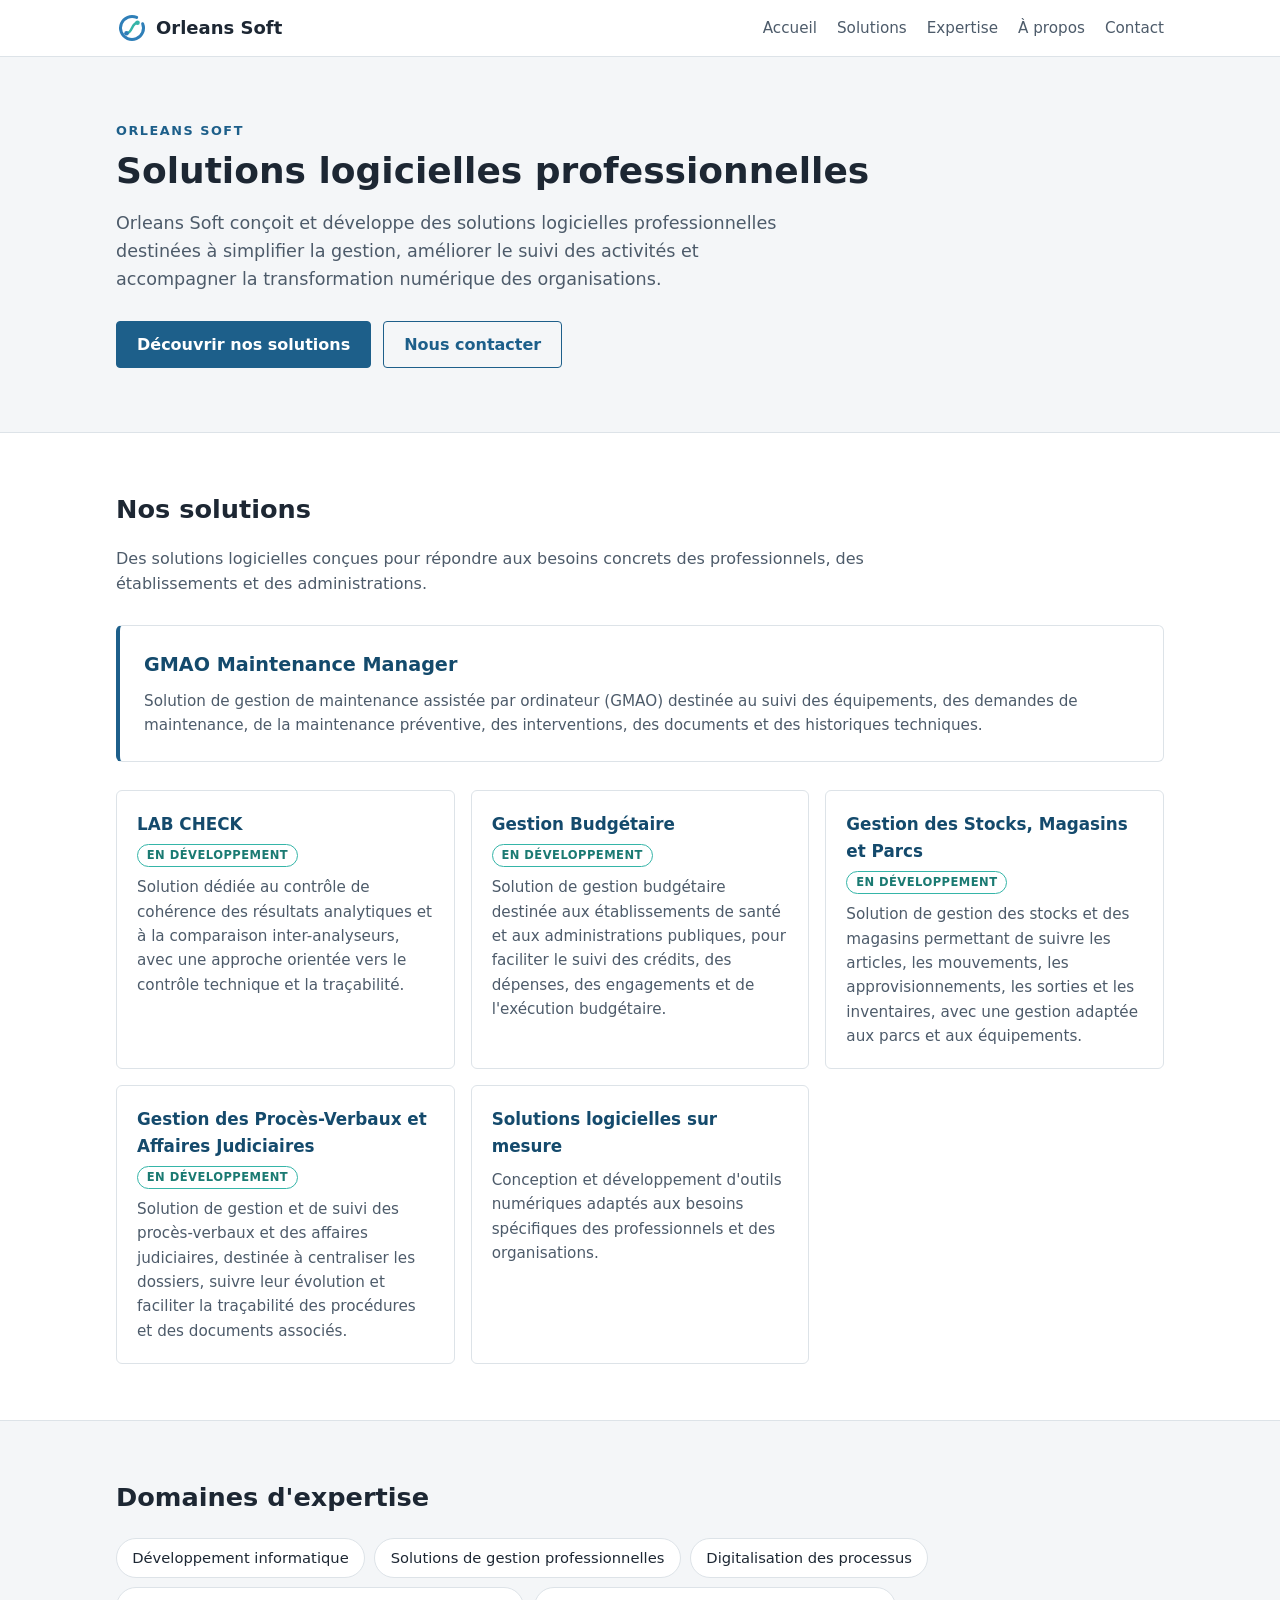
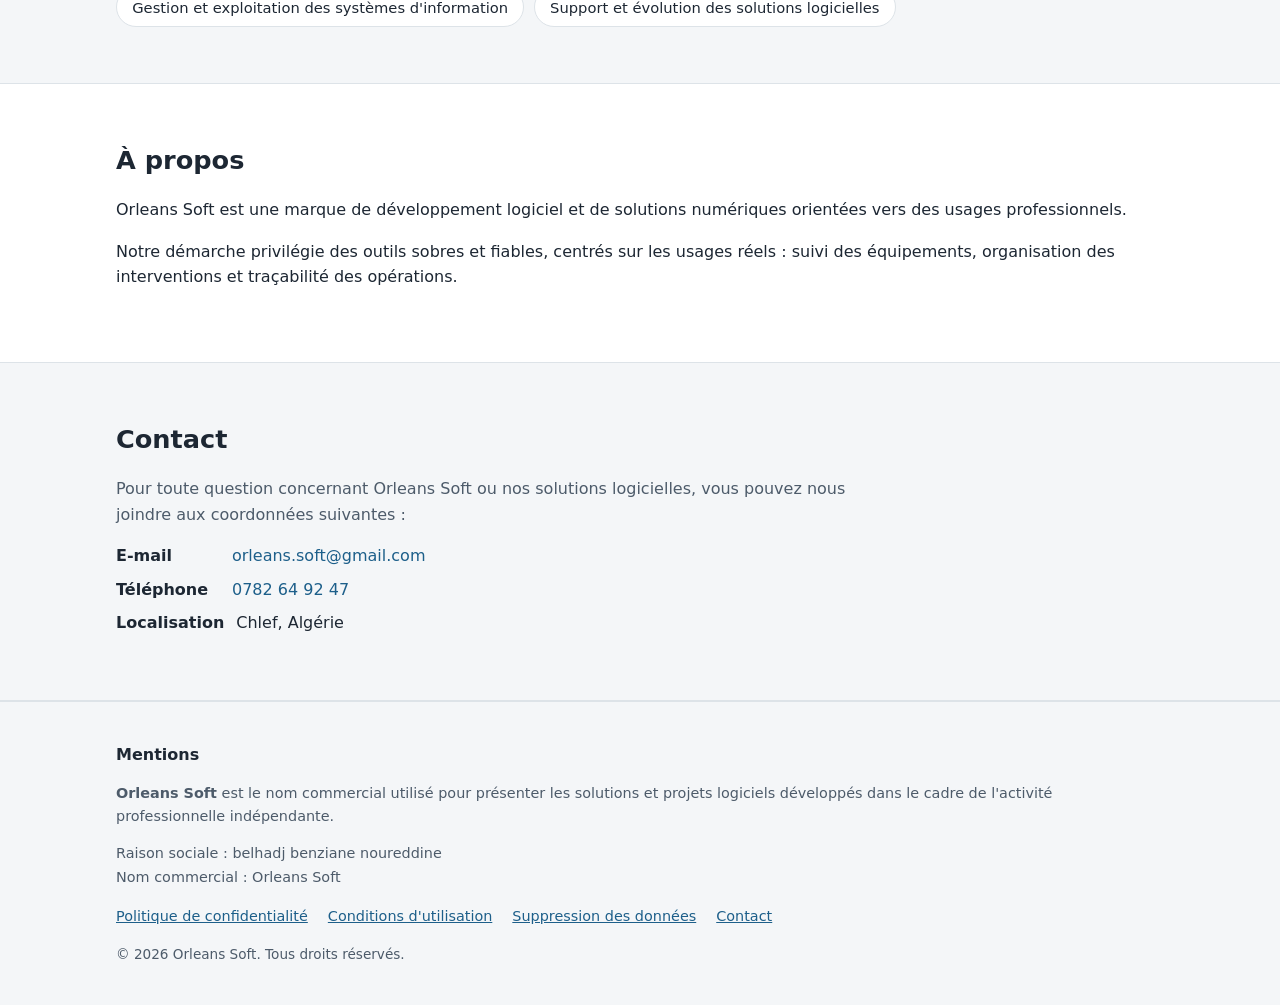
<file: index.html>
<!DOCTYPE html>
<html lang="fr">
<head>
  <meta charset="utf-8">
  <meta name="viewport" content="width=device-width, initial-scale=1">
  <title>Orleans Soft — Solutions logicielles professionnelles</title>
  <meta name="description" content="Orleans Soft conçoit et développe des solutions logicielles professionnelles, dont GMAO Maintenance Manager et des solutions numériques sur mesure.">
  <meta property="og:type" content="website">
  <meta property="og:site_name" content="Orleans Soft">
  <meta property="og:title" content="Orleans Soft — Solutions logicielles professionnelles">
  <meta property="og:description" content="Orleans Soft conçoit et développe des solutions logicielles professionnelles, dont GMAO Maintenance Manager et des solutions numériques sur mesure.">
  <meta property="og:url" content="https://orleanssoft.com/">
  <meta property="og:locale" content="fr_FR">
  <meta name="facebook-domain-verification" content="tgflni5hxrljxaffcsjausvdjkhbu1" />
  <link rel="icon" type="image/svg+xml" href="assets/favicon.svg">
  <link rel="stylesheet" href="styles.css">
</head>
<body>
  <a class="skip-link" href="#contenu">Aller au contenu</a>

  <header class="site-header">
    <div class="container header-inner">
      <a class="brand" href="index.html" aria-label="Orleans Soft — Accueil">
        <img class="brand-mark" src="assets/logo-mark.svg" alt="" width="32" height="32">
        <span class="brand-name">Orleans&nbsp;Soft</span>
      </a>
      <nav aria-label="Navigation principale">
        <ul class="nav-list">
          <li><a href="#accueil">Accueil</a></li>
          <li><a href="#solutions">Solutions</a></li>
          <li><a href="#expertise">Expertise</a></li>
          <li><a href="#apropos">À propos</a></li>
          <li><a href="#contact">Contact</a></li>
        </ul>
      </nav>
    </div>
  </header>

  <main id="contenu">

    <section id="accueil" class="hero">
      <div class="container">
        <p class="hero-kicker">Orleans Soft</p>
        <h1>Solutions logicielles professionnelles</h1>
        <p class="hero-lead">
          Orleans Soft conçoit et développe des solutions logicielles
          professionnelles destinées à simplifier la gestion, améliorer le suivi
          des activités et accompagner la transformation numérique des
          organisations.
        </p>
        <p class="hero-actions">
          <a class="button" href="#solutions">Découvrir nos solutions</a>
          <a class="button button-secondary" href="#contact">Nous contacter</a>
        </p>
      </div>
    </section>

    <section id="solutions" class="section">
      <div class="container">
        <h2>Nos solutions</h2>
        <p class="section-intro">
          Des solutions logicielles conçues pour répondre aux besoins concrets
          des professionnels, des établissements et des administrations.
        </p>

        <article class="card card-featured">
          <h3>GMAO Maintenance Manager</h3>
          <p>
            Solution de gestion de maintenance assistée par ordinateur (GMAO)
            destinée au suivi des équipements, des demandes de maintenance, de la
            maintenance préventive, des interventions, des documents et des
            historiques techniques.
          </p>
        </article>

        <div class="card-grid">
          <article class="card">
            <h3>LAB CHECK <span class="badge">En développement</span></h3>
            <p>
              Solution dédiée au contrôle de cohérence des résultats analytiques
              et à la comparaison inter-analyseurs, avec une approche orientée
              vers le contrôle technique et la traçabilité.
            </p>
          </article>
          <article class="card">
            <h3>Gestion Budgétaire <span class="badge">En développement</span></h3>
            <p>
              Solution de gestion budgétaire destinée aux établissements de santé
              et aux administrations publiques, pour faciliter le suivi des
              crédits, des dépenses, des engagements et de l'exécution
              budgétaire.
            </p>
          </article>
          <article class="card">
            <h3>Gestion des Stocks, Magasins et Parcs <span class="badge">En développement</span></h3>
            <p>
              Solution de gestion des stocks et des magasins permettant de suivre
              les articles, les mouvements, les approvisionnements, les sorties
              et les inventaires, avec une gestion adaptée aux parcs et aux
              équipements.
            </p>
          </article>
          <article class="card">
            <h3>Gestion des Procès-Verbaux et Affaires Judiciaires <span class="badge">En développement</span></h3>
            <p>
              Solution de gestion et de suivi des procès-verbaux et des affaires
              judiciaires, destinée à centraliser les dossiers, suivre leur
              évolution et faciliter la traçabilité des procédures et des
              documents associés.
            </p>
          </article>
          <article class="card">
            <h3>Solutions logicielles sur mesure</h3>
            <p>
              Conception et développement d'outils numériques adaptés aux besoins
              spécifiques des professionnels et des organisations.
            </p>
          </article>
        </div>
      </div>
    </section>

    <section id="expertise" class="section section-alt">
      <div class="container">
        <h2>Domaines d'expertise</h2>
        <ul class="chip-list">
          <li>Développement informatique</li>
          <li>Solutions de gestion professionnelles</li>
          <li>Digitalisation des processus</li>
          <li>Gestion et exploitation des systèmes d'information</li>
          <li>Support et évolution des solutions logicielles</li>
        </ul>
      </div>
    </section>

    <section id="apropos" class="section">
      <div class="container">
        <h2>À propos</h2>
        <p>
          Orleans Soft est une marque de développement logiciel et de solutions
          numériques orientées vers des usages professionnels.
        </p>
        <p>
          Notre démarche privilégie des outils sobres et fiables, centrés sur les
          usages réels&nbsp;: suivi des équipements, organisation des interventions
          et traçabilité des opérations.
        </p>
      </div>
    </section>

    <section id="contact" class="section section-alt">
      <div class="container">
        <h2>Contact</h2>
        <p class="section-intro">
          Pour toute question concernant Orleans Soft ou nos solutions logicielles,
          vous pouvez nous joindre aux coordonnées suivantes&nbsp;:
        </p>
        <address class="contact-block">
          <p>
            <span class="contact-label">E-mail</span>
            <a href="mailto:orleans.soft@gmail.com">orleans.soft@gmail.com</a>
          </p>
          <p>
            <span class="contact-label">Téléphone</span>
            <a href="tel:+213782649247">0782 64 92 47</a>
          </p>
          <p>
            <span class="contact-label">Localisation</span>
            Chlef, Algérie
          </p>
        </address>
      </div>
    </section>

  </main>

  <footer class="site-footer">
    <div class="container">
      <h2 class="footer-heading">Mentions</h2>
      <p>
        <strong>Orleans Soft</strong> est le nom commercial utilisé pour présenter
        les solutions et projets logiciels développés dans le cadre de l'activité
        professionnelle indépendante.
      </p>
      <p>
        Raison sociale&nbsp;: belhadj benziane noureddine<br>
        Nom commercial&nbsp;: Orleans Soft
      </p>
      <ul class="footer-links">
        <li><a href="legal/privacy.html">Politique de confidentialité</a></li>
        <li><a href="legal/terms.html">Conditions d'utilisation</a></li>
        <li><a href="legal/data-deletion.html">Suppression des données</a></li>
        <li><a href="#contact">Contact</a></li>
      </ul>
      <p class="footer-copy">© 2026 Orleans Soft. Tous droits réservés.</p>
    </div>
  </footer>
</body>
</html>
</file>
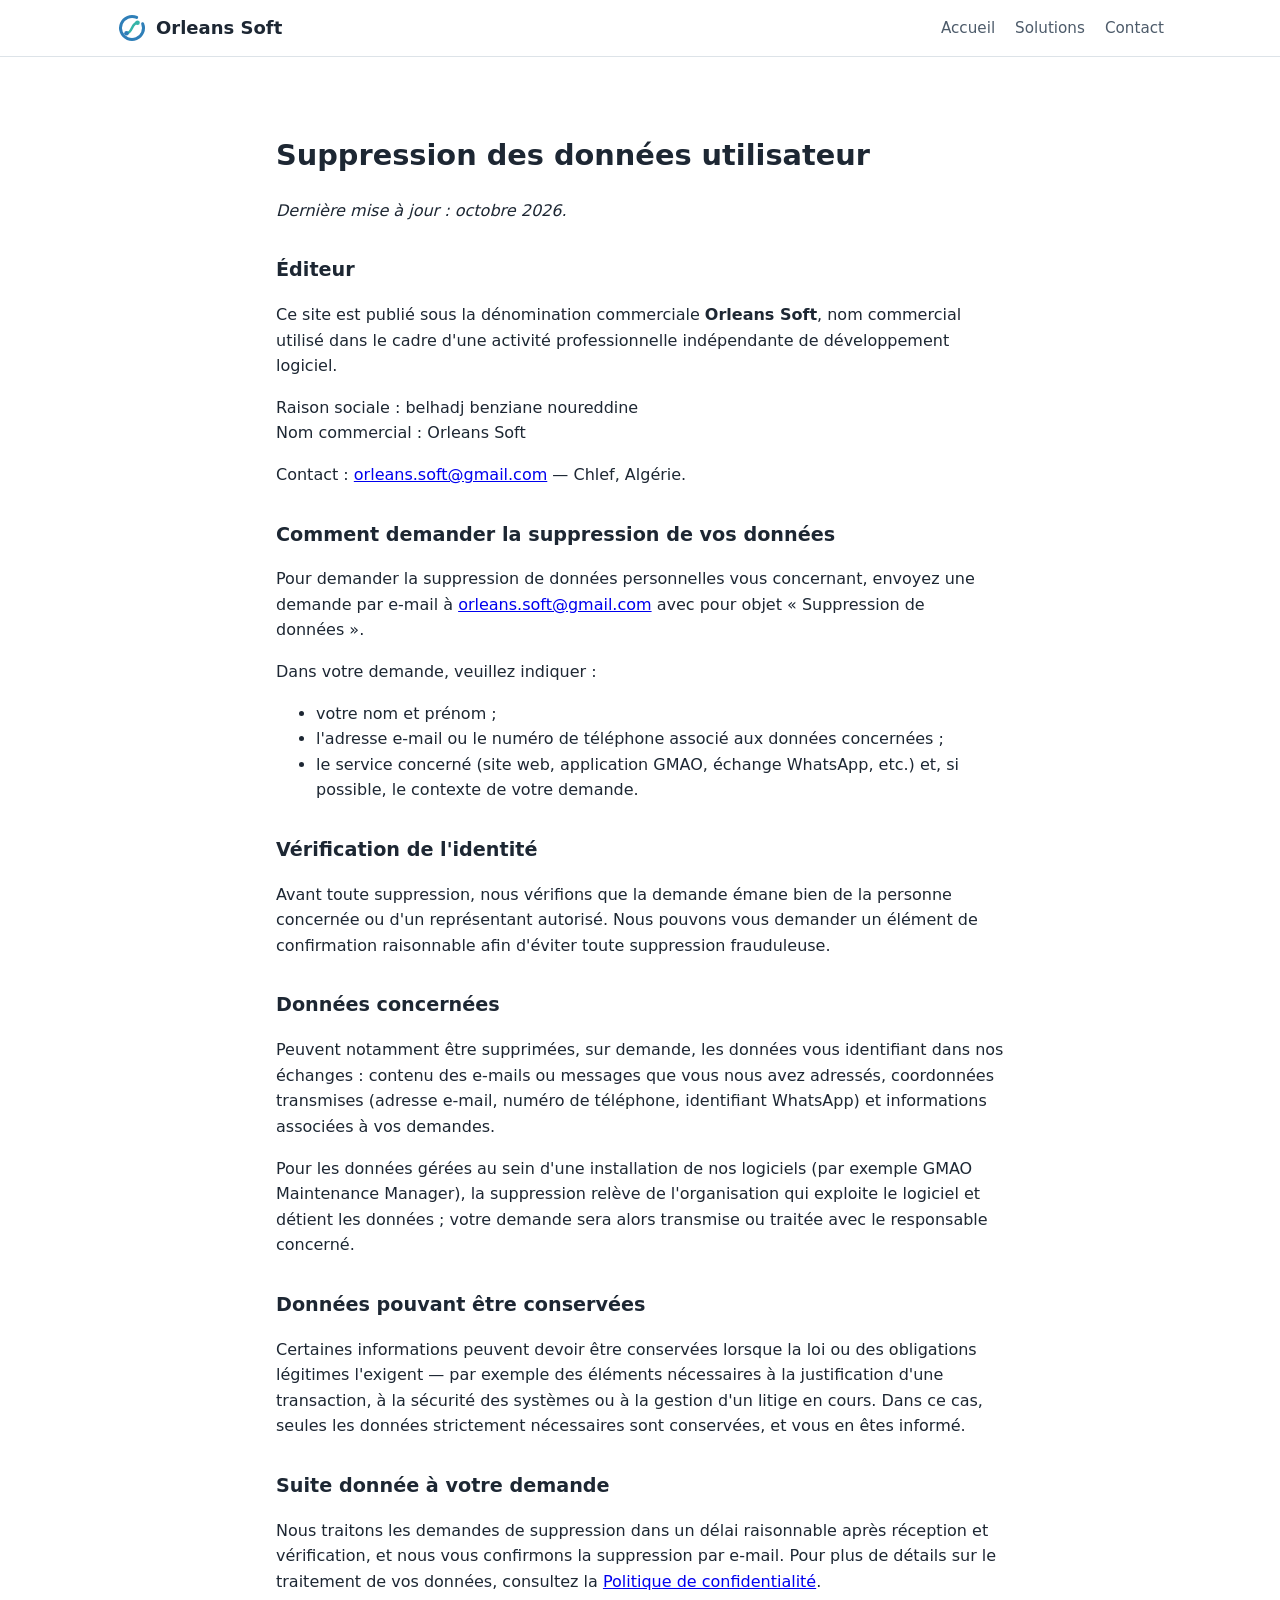
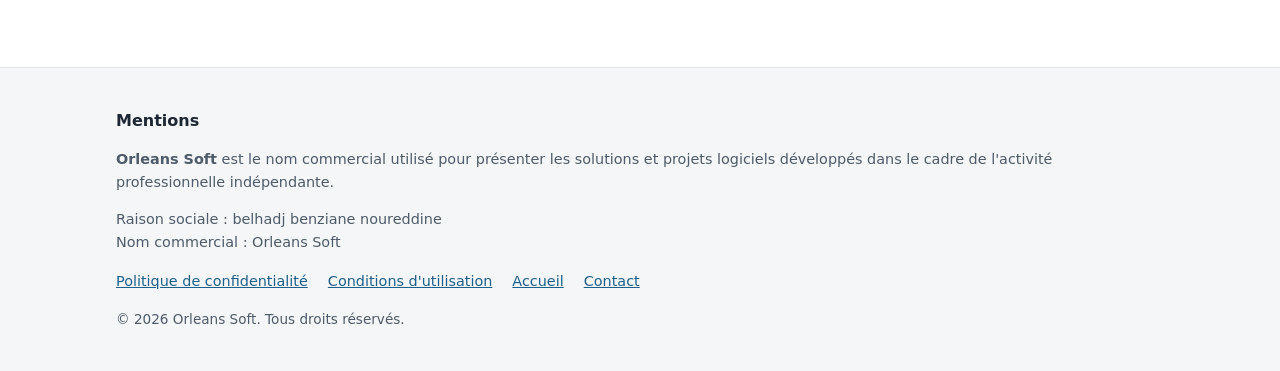
<file: legal/data-deletion.html>
<!DOCTYPE html>
<html lang="fr">
<head>
  <meta charset="utf-8">
  <meta name="viewport" content="width=device-width, initial-scale=1">
  <title>Suppression des données utilisateur — Orleans Soft</title>
  <meta name="description" content="Instructions pour demander la suppression de vos données personnelles auprès d'Orleans Soft.">
  <link rel="icon" type="image/svg+xml" href="../assets/favicon.svg">
  <link rel="stylesheet" href="../styles.css">
</head>
<body>
  <a class="skip-link" href="#contenu">Aller au contenu</a>

  <header class="site-header">
    <div class="container header-inner">
      <a class="brand" href="../index.html" aria-label="Orleans Soft — Accueil">
        <img class="brand-mark" src="../assets/logo-mark.svg" alt="" width="32" height="32">
        <span class="brand-name">Orleans&nbsp;Soft</span>
      </a>
      <nav aria-label="Navigation principale">
        <ul class="nav-list">
          <li><a href="../index.html">Accueil</a></li>
          <li><a href="../index.html#solutions">Solutions</a></li>
          <li><a href="../index.html#contact">Contact</a></li>
        </ul>
      </nav>
    </div>
  </header>

  <main id="contenu" class="section">
    <div class="container legal-body">
      <h1>Suppression des données utilisateur</h1>
      <p><em>Dernière mise à jour : octobre 2026.</em></p>

      <h2>Éditeur</h2>
      <p>
        Ce site est publié sous la dénomination commerciale
        <strong>Orleans Soft</strong>, nom commercial utilisé dans le cadre d'une
        activité professionnelle indépendante de développement logiciel.
      </p>
      <p>
        Raison sociale&nbsp;: belhadj benziane noureddine<br>
        Nom commercial&nbsp;: Orleans Soft
      </p>
      <p>
        Contact&nbsp;: <a href="mailto:orleans.soft@gmail.com">orleans.soft@gmail.com</a>
        — Chlef, Algérie.
      </p>

      <h2>Comment demander la suppression de vos données</h2>
      <p>
        Pour demander la suppression de données personnelles vous concernant,
        envoyez une demande par e-mail à
        <a href="mailto:orleans.soft@gmail.com">orleans.soft@gmail.com</a>
        avec pour objet «&nbsp;Suppression de données&nbsp;».
      </p>
      <p>
        Dans votre demande, veuillez indiquer&nbsp;:
      </p>
      <ul>
        <li>votre nom et prénom&nbsp;;</li>
        <li>l'adresse e-mail ou le numéro de téléphone associé aux données
            concernées&nbsp;;</li>
        <li>le service concerné (site web, application GMAO, échange WhatsApp,
            etc.) et, si possible, le contexte de votre demande.</li>
      </ul>

      <h2>Vérification de l'identité</h2>
      <p>
        Avant toute suppression, nous vérifions que la demande émane bien de la
        personne concernée ou d'un représentant autorisé. Nous pouvons vous
        demander un élément de confirmation raisonnable afin d'éviter toute
        suppression frauduleuse.
      </p>

      <h2>Données concernées</h2>
      <p>
        Peuvent notamment être supprimées, sur demande, les données vous
        identifiant dans nos échanges&nbsp;: contenu des e-mails ou messages que
        vous nous avez adressés, coordonnées transmises (adresse e-mail, numéro
        de téléphone, identifiant WhatsApp) et informations associées à vos
        demandes.
      </p>
      <p>
        Pour les données gérées au sein d'une installation de nos logiciels
        (par exemple GMAO Maintenance Manager), la suppression relève de
        l'organisation qui exploite le logiciel et détient les données&nbsp;;
        votre demande sera alors transmise ou traitée avec le responsable
        concerné.
      </p>

      <h2>Données pouvant être conservées</h2>
      <p>
        Certaines informations peuvent devoir être conservées lorsque la loi ou
        des obligations légitimes l'exigent — par exemple des éléments
        nécessaires à la justification d'une transaction, à la sécurité des
        systèmes ou à la gestion d'un litige en cours. Dans ce cas, seules les
        données strictement nécessaires sont conservées, et vous en êtes
        informé.
      </p>

      <h2>Suite donnée à votre demande</h2>
      <p>
        Nous traitons les demandes de suppression dans un délai raisonnable
        après réception et vérification, et nous vous confirmons la suppression
        par e-mail. Pour plus de détails sur le traitement de vos données,
        consultez la
        <a href="privacy.html">Politique de confidentialité</a>.
      </p>
    </div>
  </main>

  <footer class="site-footer">
    <div class="container">
      <h2 class="footer-heading">Mentions</h2>
      <p>
        <strong>Orleans Soft</strong> est le nom commercial utilisé pour présenter
        les solutions et projets logiciels développés dans le cadre de l'activité
        professionnelle indépendante.
      </p>
      <p>
        Raison sociale&nbsp;: belhadj benziane noureddine<br>
        Nom commercial&nbsp;: Orleans Soft
      </p>
      <ul class="footer-links">
        <li><a href="privacy.html">Politique de confidentialité</a></li>
        <li><a href="terms.html">Conditions d'utilisation</a></li>
        <li><a href="../index.html">Accueil</a></li>
        <li><a href="../index.html#contact">Contact</a></li>
      </ul>
      <p class="footer-copy">© 2026 Orleans Soft. Tous droits réservés.</p>
    </div>
  </footer>
</body>
</html>
</file>
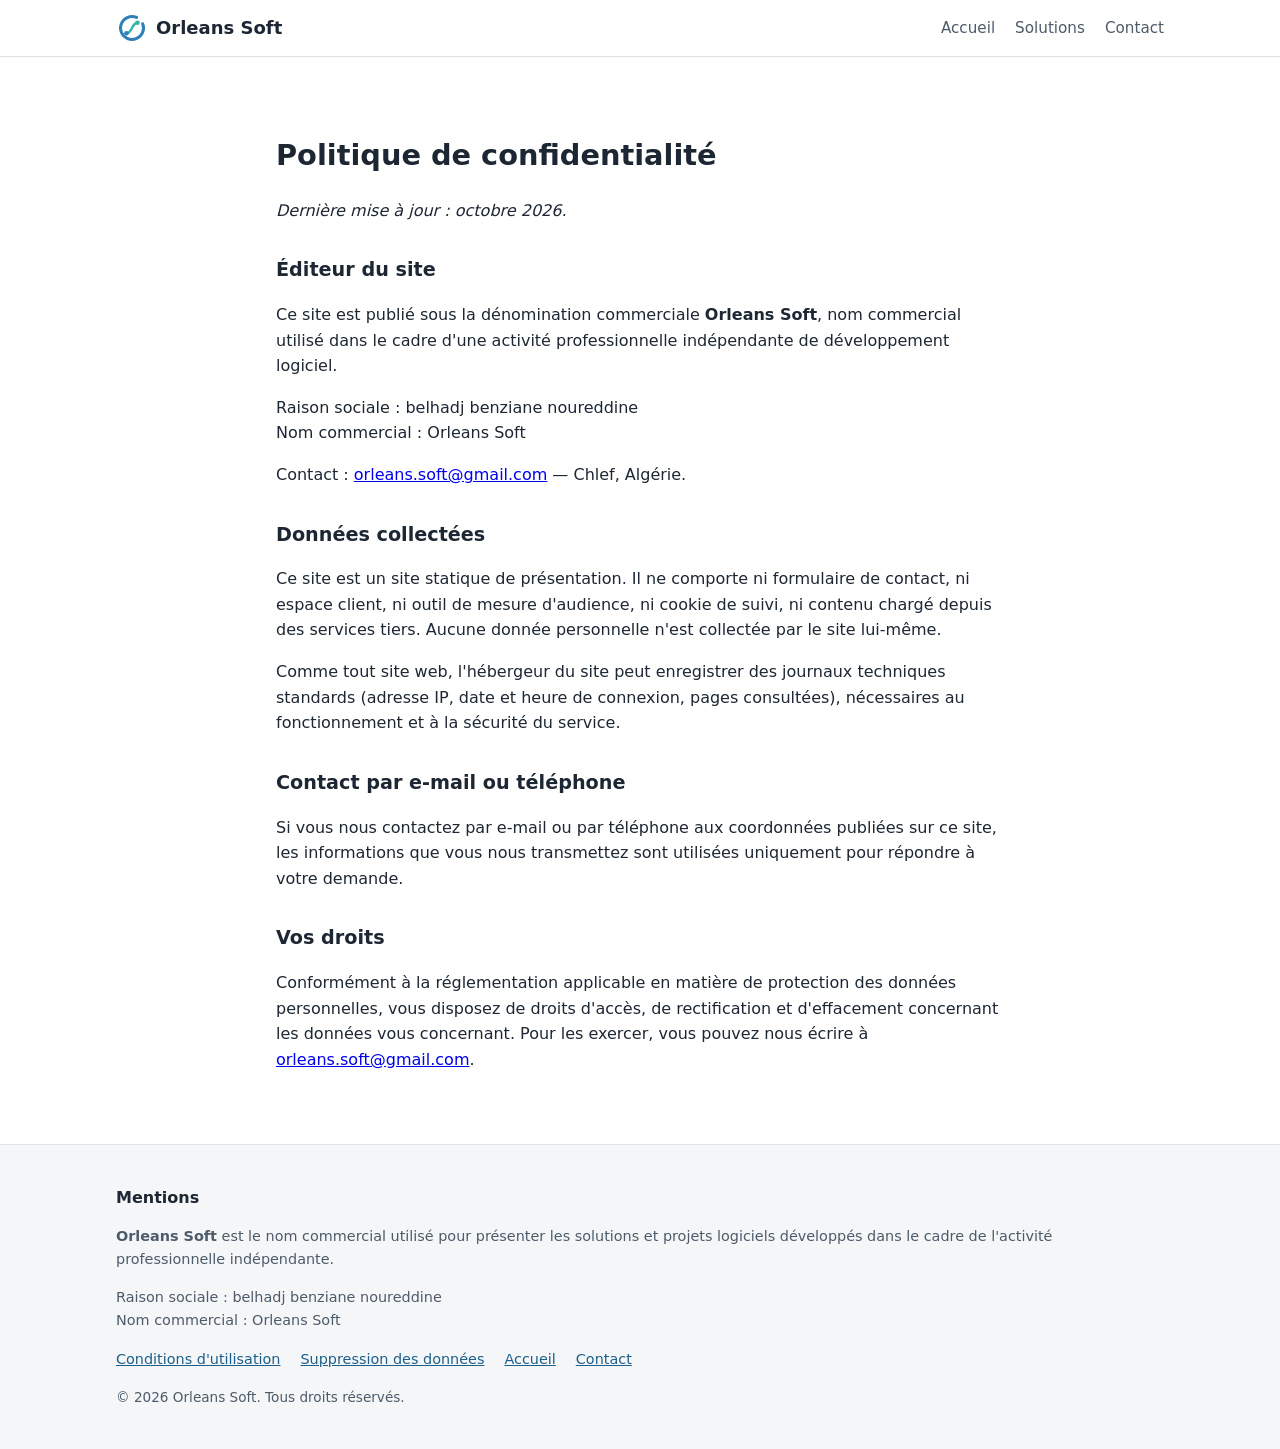
<file: legal/privacy.html>
<!DOCTYPE html>
<html lang="fr">
<head>
  <meta charset="utf-8">
  <meta name="viewport" content="width=device-width, initial-scale=1">
  <title>Politique de confidentialité — Orleans Soft</title>
  <meta name="description" content="Politique de confidentialité du site Orleans Soft.">
  <link rel="icon" type="image/svg+xml" href="../assets/favicon.svg">
  <link rel="stylesheet" href="../styles.css">
</head>
<body>
  <a class="skip-link" href="#contenu">Aller au contenu</a>

  <header class="site-header">
    <div class="container header-inner">
      <a class="brand" href="../index.html" aria-label="Orleans Soft — Accueil">
        <img class="brand-mark" src="../assets/logo-mark.svg" alt="" width="32" height="32">
        <span class="brand-name">Orleans&nbsp;Soft</span>
      </a>
      <nav aria-label="Navigation principale">
        <ul class="nav-list">
          <li><a href="../index.html">Accueil</a></li>
          <li><a href="../index.html#solutions">Solutions</a></li>
          <li><a href="../index.html#contact">Contact</a></li>
        </ul>
      </nav>
    </div>
  </header>

  <main id="contenu" class="section">
    <div class="container legal-body">
      <h1>Politique de confidentialité</h1>
      <p><em>Dernière mise à jour : octobre 2026.</em></p>

      <h2>Éditeur du site</h2>
      <p>
        Ce site est publié sous la dénomination commerciale
        <strong>Orleans Soft</strong>, nom commercial utilisé dans le cadre d'une
        activité professionnelle indépendante de développement logiciel.
      </p>
      <p>
        Raison sociale&nbsp;: belhadj benziane noureddine<br>
        Nom commercial&nbsp;: Orleans Soft
      </p>
      <p>
        Contact&nbsp;: <a href="mailto:orleans.soft@gmail.com">orleans.soft@gmail.com</a>
        — Chlef, Algérie.
      </p>

      <h2>Données collectées</h2>
      <p>
        Ce site est un site statique de présentation. Il ne comporte ni
        formulaire de contact, ni espace client, ni outil de mesure d'audience,
        ni cookie de suivi, ni contenu chargé depuis des services tiers.
        Aucune donnée personnelle n'est collectée par le site lui-même.
      </p>
      <p>
        Comme tout site web, l'hébergeur du site peut enregistrer des journaux
        techniques standards (adresse IP, date et heure de connexion, pages
        consultées), nécessaires au fonctionnement et à la sécurité du service.
      </p>

      <h2>Contact par e-mail ou téléphone</h2>
      <p>
        Si vous nous contactez par e-mail ou par téléphone aux coordonnées
        publiées sur ce site, les informations que vous nous transmettez sont
        utilisées uniquement pour répondre à votre demande.
      </p>

      <h2>Vos droits</h2>
      <p>
        Conformément à la réglementation applicable en matière de protection des
        données personnelles, vous disposez de droits d'accès, de rectification
        et d'effacement concernant les données vous concernant. Pour les exercer,
        vous pouvez nous écrire à
        <a href="mailto:orleans.soft@gmail.com">orleans.soft@gmail.com</a>.
      </p>
    </div>
  </main>

  <footer class="site-footer">
    <div class="container">
      <h2 class="footer-heading">Mentions</h2>
      <p>
        <strong>Orleans Soft</strong> est le nom commercial utilisé pour présenter
        les solutions et projets logiciels développés dans le cadre de l'activité
        professionnelle indépendante.
      </p>
      <p>
        Raison sociale&nbsp;: belhadj benziane noureddine<br>
        Nom commercial&nbsp;: Orleans Soft
      </p>
      <ul class="footer-links">
        <li><a href="terms.html">Conditions d'utilisation</a></li>
        <li><a href="data-deletion.html">Suppression des données</a></li>
        <li><a href="../index.html">Accueil</a></li>
        <li><a href="../index.html#contact">Contact</a></li>
      </ul>
      <p class="footer-copy">© 2026 Orleans Soft. Tous droits réservés.</p>
    </div>
  </footer>
</body>
</html>
</file>
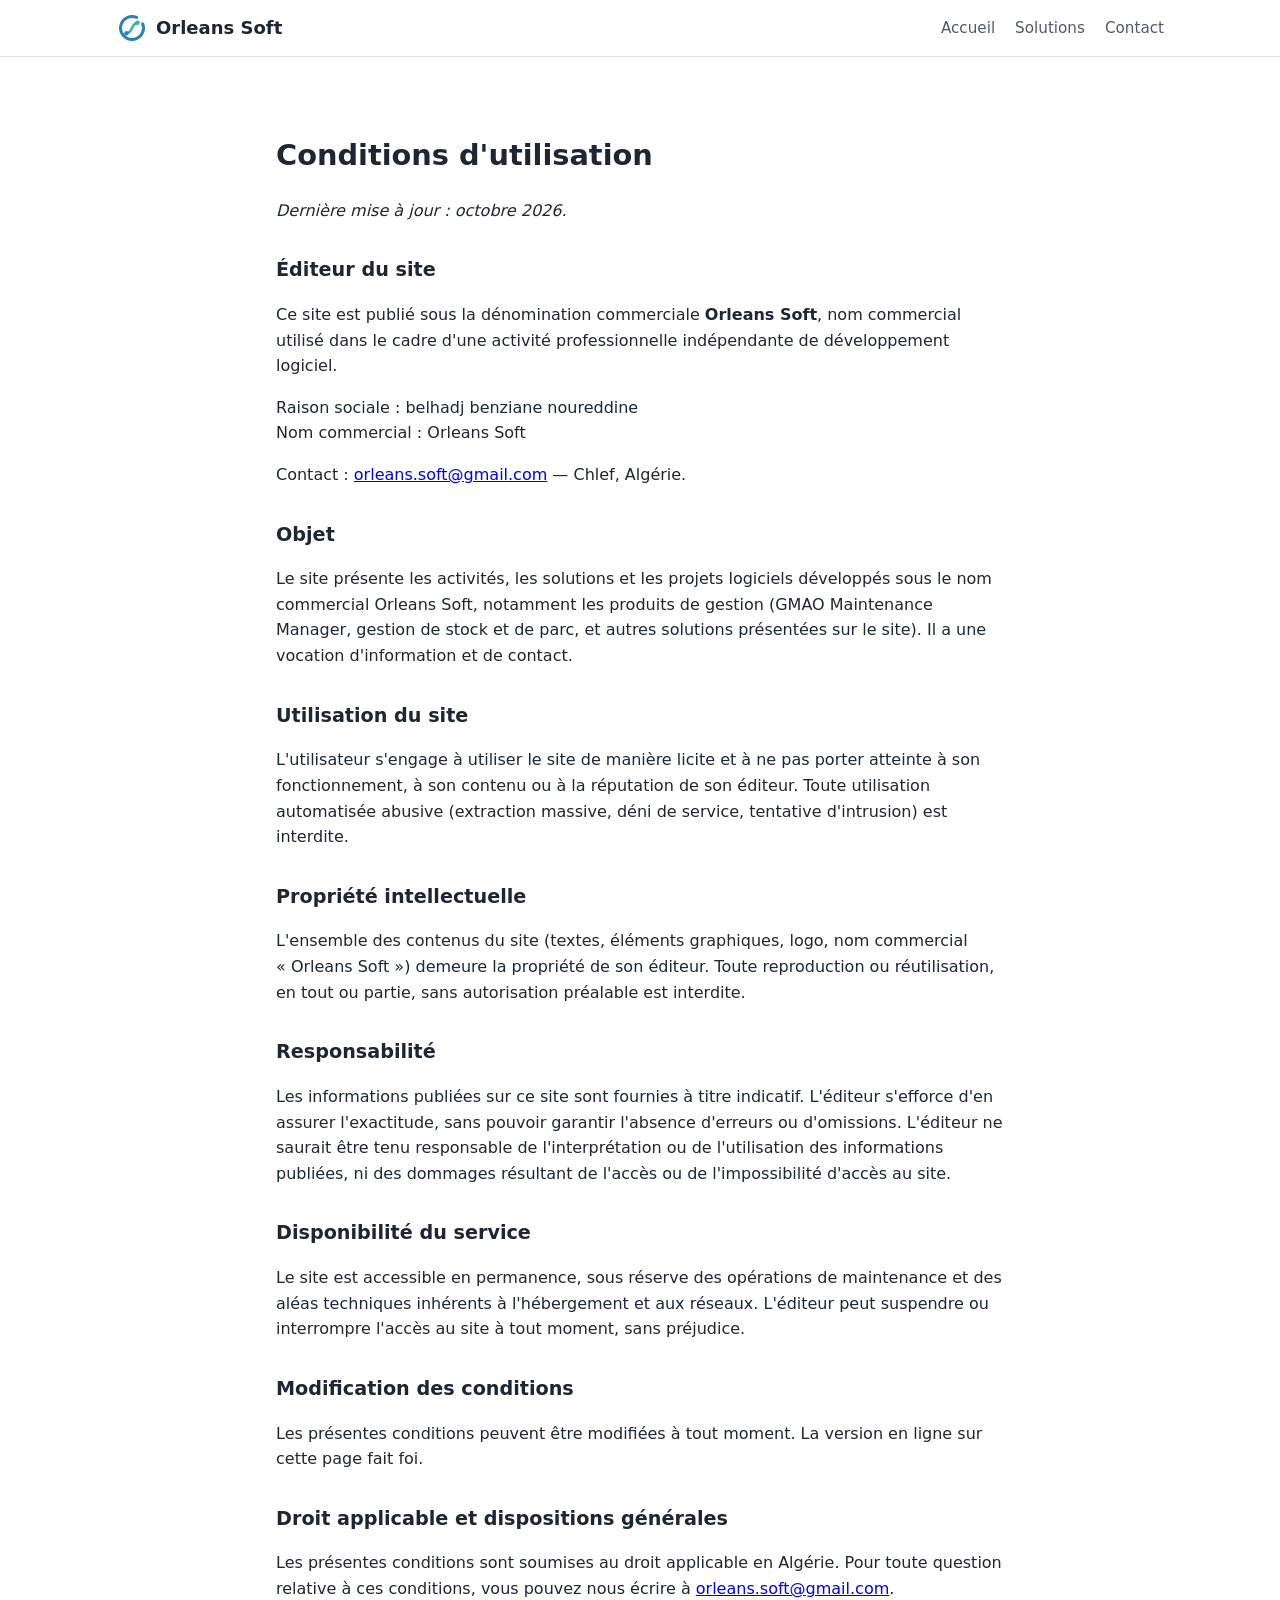
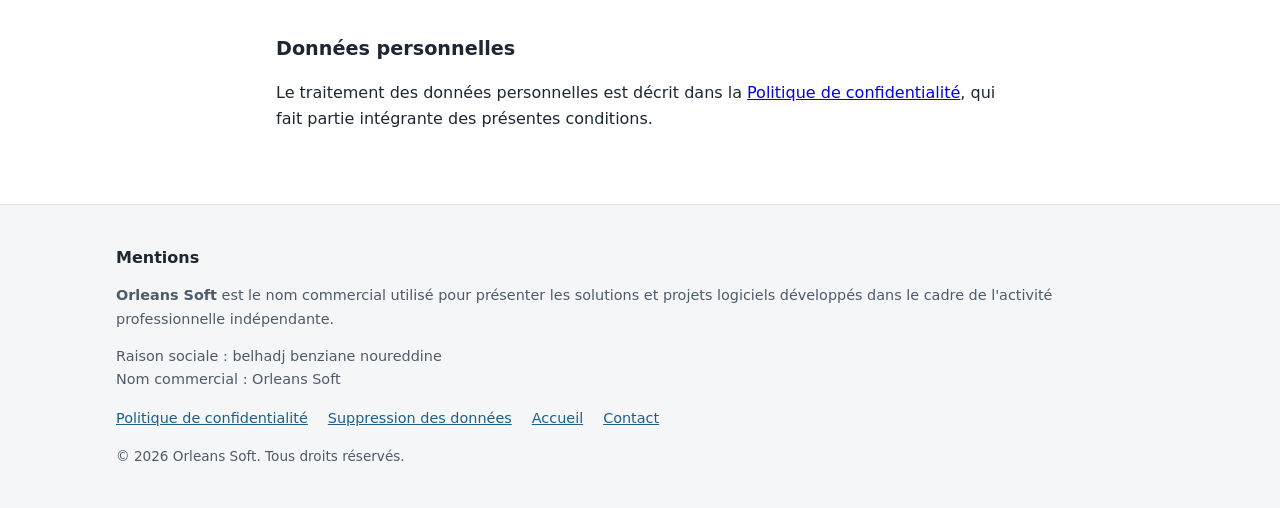
<file: legal/terms.html>
<!DOCTYPE html>
<html lang="fr">
<head>
  <meta charset="utf-8">
  <meta name="viewport" content="width=device-width, initial-scale=1">
  <title>Conditions d'utilisation — Orleans Soft</title>
  <meta name="description" content="Conditions d'utilisation du site Orleans Soft.">
  <link rel="icon" type="image/svg+xml" href="../assets/favicon.svg">
  <link rel="stylesheet" href="../styles.css">
</head>
<body>
  <a class="skip-link" href="#contenu">Aller au contenu</a>

  <header class="site-header">
    <div class="container header-inner">
      <a class="brand" href="../index.html" aria-label="Orleans Soft — Accueil">
        <img class="brand-mark" src="../assets/logo-mark.svg" alt="" width="32" height="32">
        <span class="brand-name">Orleans&nbsp;Soft</span>
      </a>
      <nav aria-label="Navigation principale">
        <ul class="nav-list">
          <li><a href="../index.html">Accueil</a></li>
          <li><a href="../index.html#solutions">Solutions</a></li>
          <li><a href="../index.html#contact">Contact</a></li>
        </ul>
      </nav>
    </div>
  </header>

  <main id="contenu" class="section">
    <div class="container legal-body">
      <h1>Conditions d'utilisation</h1>
      <p><em>Dernière mise à jour : octobre 2026.</em></p>

      <h2>Éditeur du site</h2>
      <p>
        Ce site est publié sous la dénomination commerciale
        <strong>Orleans Soft</strong>, nom commercial utilisé dans le cadre d'une
        activité professionnelle indépendante de développement logiciel.
      </p>
      <p>
        Raison sociale&nbsp;: belhadj benziane noureddine<br>
        Nom commercial&nbsp;: Orleans Soft
      </p>
      <p>
        Contact&nbsp;: <a href="mailto:orleans.soft@gmail.com">orleans.soft@gmail.com</a>
        — Chlef, Algérie.
      </p>

      <h2>Objet</h2>
      <p>
        Le site présente les activités, les solutions et les projets logiciels
        développés sous le nom commercial Orleans Soft, notamment les produits
        de gestion (GMAO Maintenance Manager, gestion de stock et de parc, et
        autres solutions présentées sur le site). Il a une vocation
        d'information et de contact.
      </p>

      <h2>Utilisation du site</h2>
      <p>
        L'utilisateur s'engage à utiliser le site de manière licite et à ne pas
        porter atteinte à son fonctionnement, à son contenu ou à la réputation
        de son éditeur. Toute utilisation automatisée abusive (extraction
        massive, déni de service, tentative d'intrusion) est interdite.
      </p>

      <h2>Propriété intellectuelle</h2>
      <p>
        L'ensemble des contenus du site (textes, éléments graphiques, logo,
        nom commercial «&nbsp;Orleans Soft&nbsp;») demeure la propriété de son
        éditeur. Toute reproduction ou réutilisation, en tout ou partie, sans
        autorisation préalable est interdite.
      </p>

      <h2>Responsabilité</h2>
      <p>
        Les informations publiées sur ce site sont fournies à titre indicatif.
        L'éditeur s'efforce d'en assurer l'exactitude, sans pouvoir garantir
        l'absence d'erreurs ou d'omissions. L'éditeur ne saurait être tenu
        responsable de l'interprétation ou de l'utilisation des informations
        publiées, ni des dommages résultant de l'accès ou de l'impossibilité
        d'accès au site.
      </p>

      <h2>Disponibilité du service</h2>
      <p>
        Le site est accessible en permanence, sous réserve des opérations de
        maintenance et des aléas techniques inhérents à l'hébergement et aux
        réseaux. L'éditeur peut suspendre ou interrompre l'accès au site à tout
        moment, sans préjudice.
      </p>

      <h2>Modification des conditions</h2>
      <p>
        Les présentes conditions peuvent être modifiées à tout moment. La
        version en ligne sur cette page fait foi.
      </p>

      <h2>Droit applicable et dispositions générales</h2>
      <p>
        Les présentes conditions sont soumises au droit applicable en Algérie.
        Pour toute question relative à ces conditions, vous pouvez nous écrire à
        <a href="mailto:orleans.soft@gmail.com">orleans.soft@gmail.com</a>.
      </p>

      <h2>Données personnelles</h2>
      <p>
        Le traitement des données personnelles est décrit dans la
        <a href="privacy.html">Politique de confidentialité</a>, qui fait partie
        intégrante des présentes conditions.
      </p>
    </div>
  </main>

  <footer class="site-footer">
    <div class="container">
      <h2 class="footer-heading">Mentions</h2>
      <p>
        <strong>Orleans Soft</strong> est le nom commercial utilisé pour présenter
        les solutions et projets logiciels développés dans le cadre de l'activité
        professionnelle indépendante.
      </p>
      <p>
        Raison sociale&nbsp;: belhadj benziane noureddine<br>
        Nom commercial&nbsp;: Orleans Soft
      </p>
      <ul class="footer-links">
        <li><a href="privacy.html">Politique de confidentialité</a></li>
        <li><a href="data-deletion.html">Suppression des données</a></li>
        <li><a href="../index.html">Accueil</a></li>
        <li><a href="../index.html#contact">Contact</a></li>
      </ul>
      <p class="footer-copy">© 2026 Orleans Soft. Tous droits réservés.</p>
    </div>
  </footer>
</body>
</html>
</file>
<file: styles.css>
:root {
  --color-bg: #ffffff;
  --color-bg-alt: #f4f6f8;
  --color-text: #1d2733;
  --color-text-muted: #4d5b6a;
  --color-accent: #1d5f8a;
  --color-accent-dark: #144a6c;
  --color-border: #dde3e8;
  --color-teal: #35b5a8;
  --container-width: 68rem;
}

*,
*::before,
*::after {
  box-sizing: border-box;
}

html {
  scroll-behavior: smooth;
}

body {
  margin: 0;
  font-family: "Segoe UI", system-ui, -apple-system, "Helvetica Neue", Arial, sans-serif;
  font-size: 1rem;
  line-height: 1.6;
  color: var(--color-text);
  background: var(--color-bg);
}

.container {
  width: 100%;
  max-width: var(--container-width);
  margin-inline: auto;
  padding-inline: 1.25rem;
}

.skip-link {
  position: absolute;
  left: -9999px;
  top: 0;
  padding: 0.5rem 1rem;
  background: var(--color-accent-dark);
  color: #fff;
  z-index: 10;
}

.skip-link:focus {
  left: 0;
}

/* Header */

.site-header {
  border-bottom: 1px solid var(--color-border);
  background: var(--color-bg);
}

.header-inner {
  display: flex;
  align-items: center;
  justify-content: space-between;
  gap: 1rem;
  padding-block: 0.75rem;
  flex-wrap: wrap;
}

.brand {
  display: inline-flex;
  align-items: center;
  gap: 0.5rem;
  text-decoration: none;
  color: var(--color-text);
  font-weight: 600;
  font-size: 1.125rem;
}

.brand-mark {
  display: block;
}

.nav-list {
  display: flex;
  gap: 1.25rem;
  list-style: none;
  margin: 0;
  padding: 0;
  flex-wrap: wrap;
}

.nav-list a {
  color: var(--color-text-muted);
  text-decoration: none;
  font-size: 0.95rem;
}

.nav-list a:hover,
.nav-list a:focus {
  color: var(--color-accent);
  text-decoration: underline;
}

/* Hero */

.hero {
  background: var(--color-bg-alt);
  border-bottom: 1px solid var(--color-border);
  padding-block: 4rem;
}

.hero-kicker {
  margin: 0 0 0.5rem;
  text-transform: uppercase;
  letter-spacing: 0.12em;
  font-size: 0.8rem;
  font-weight: 600;
  color: var(--color-accent);
}

.hero h1 {
  margin: 0 0 1rem;
  font-size: 2.25rem;
  line-height: 1.2;
  font-weight: 700;
}

.hero-lead {
  margin: 0 0 1.75rem;
  max-width: 44rem;
  font-size: 1.1rem;
  color: var(--color-text-muted);
}

.hero-actions {
  display: flex;
  gap: 0.75rem;
  flex-wrap: wrap;
  margin: 0;
}

.button {
  display: inline-block;
  padding: 0.6rem 1.25rem;
  border-radius: 4px;
  background: var(--color-accent);
  color: #fff;
  text-decoration: none;
  font-weight: 600;
  border: 1px solid var(--color-accent);
}

.button:hover,
.button:focus {
  background: var(--color-accent-dark);
  border-color: var(--color-accent-dark);
}

.button-secondary {
  background: transparent;
  color: var(--color-accent);
}

.button-secondary:hover,
.button-secondary:focus {
  background: var(--color-accent);
  color: #fff;
}

/* Sections */

.section {
  padding-block: 3.5rem;
}

.section-alt {
  background: var(--color-bg-alt);
  border-block: 1px solid var(--color-border);
}

.section h2 {
  margin: 0 0 1rem;
  font-size: 1.6rem;
}

.section-intro {
  max-width: 48rem;
  color: var(--color-text-muted);
}

.card-grid {
  display: grid;
  grid-template-columns: repeat(auto-fit, minmax(16rem, 1fr));
  gap: 1rem;
  margin-top: 1.75rem;
}

.card {
  border: 1px solid var(--color-border);
  border-radius: 6px;
  padding: 1.25rem;
  background: var(--color-bg);
}

.card h3 {
  margin: 0 0 0.5rem;
  font-size: 1.05rem;
  color: var(--color-accent-dark);
}

.card p {
  margin: 0;
  font-size: 0.95rem;
  color: var(--color-text-muted);
}

.card-featured {
  margin-top: 1.75rem;
  border-left: 4px solid var(--color-accent);
  padding: 1.5rem;
}

.card-featured h3 {
  font-size: 1.2rem;
}

.badge {
  display: block;
  width: fit-content;
  margin: 0.35rem 0 0;
  padding: 0.1rem 0.55rem;
  border: 1px solid var(--color-teal);
  border-radius: 999px;
  color: #1a7a72;
  font-size: 0.72rem;
  font-weight: 600;
  letter-spacing: 0.04em;
  text-transform: uppercase;
  vertical-align: middle;
}

/* Expertise */

.chip-list {
  display: flex;
  flex-wrap: wrap;
  gap: 0.6rem;
  list-style: none;
  margin: 1.25rem 0 0;
  padding: 0;
}

.chip-list li {
  padding: 0.45rem 0.95rem;
  border: 1px solid var(--color-border);
  border-radius: 999px;
  background: var(--color-bg);
  font-size: 0.92rem;
  color: var(--color-text);
}

/* Contact */

.contact-block {
  font-style: normal;
  margin-top: 1rem;
}

.contact-block p {
  margin: 0.5rem 0;
  display: flex;
  gap: 0.75rem;
  flex-wrap: wrap;
}

.contact-label {
  font-weight: 600;
  min-width: 6.5rem;
}

.contact-block a {
  color: var(--color-accent);
  text-decoration: none;
}

.contact-block a:hover,
.contact-block a:focus {
  text-decoration: underline;
}

/* Footer */

.site-footer {
  border-top: 1px solid var(--color-border);
  background: var(--color-bg-alt);
  padding-block: 2.5rem;
  font-size: 0.9rem;
  color: var(--color-text-muted);
}

.footer-heading {
  font-size: 1rem;
  margin: 0 0 0.75rem;
  color: var(--color-text);
}

.footer-links {
  list-style: none;
  margin: 1rem 0;
  padding: 0;
  display: flex;
  gap: 1.25rem;
  flex-wrap: wrap;
}

.footer-links a {
  color: var(--color-accent);
}

.footer-copy {
  margin: 1rem 0 0;
  font-size: 0.85rem;
}

/* Legal pages */

.legal-body {
  max-width: 48rem;
}

.legal-body h1 {
  font-size: 1.8rem;
}

.legal-body h2 {
  font-size: 1.2rem;
  margin-top: 2rem;
}

/* Responsive */

@media (max-width: 40rem) {
  .header-inner {
    flex-direction: column;
    align-items: flex-start;
  }

  .hero {
    padding-block: 2.5rem;
  }

  .hero h1 {
    font-size: 1.7rem;
  }

  .section {
    padding-block: 2.5rem;
  }
}
</file>
